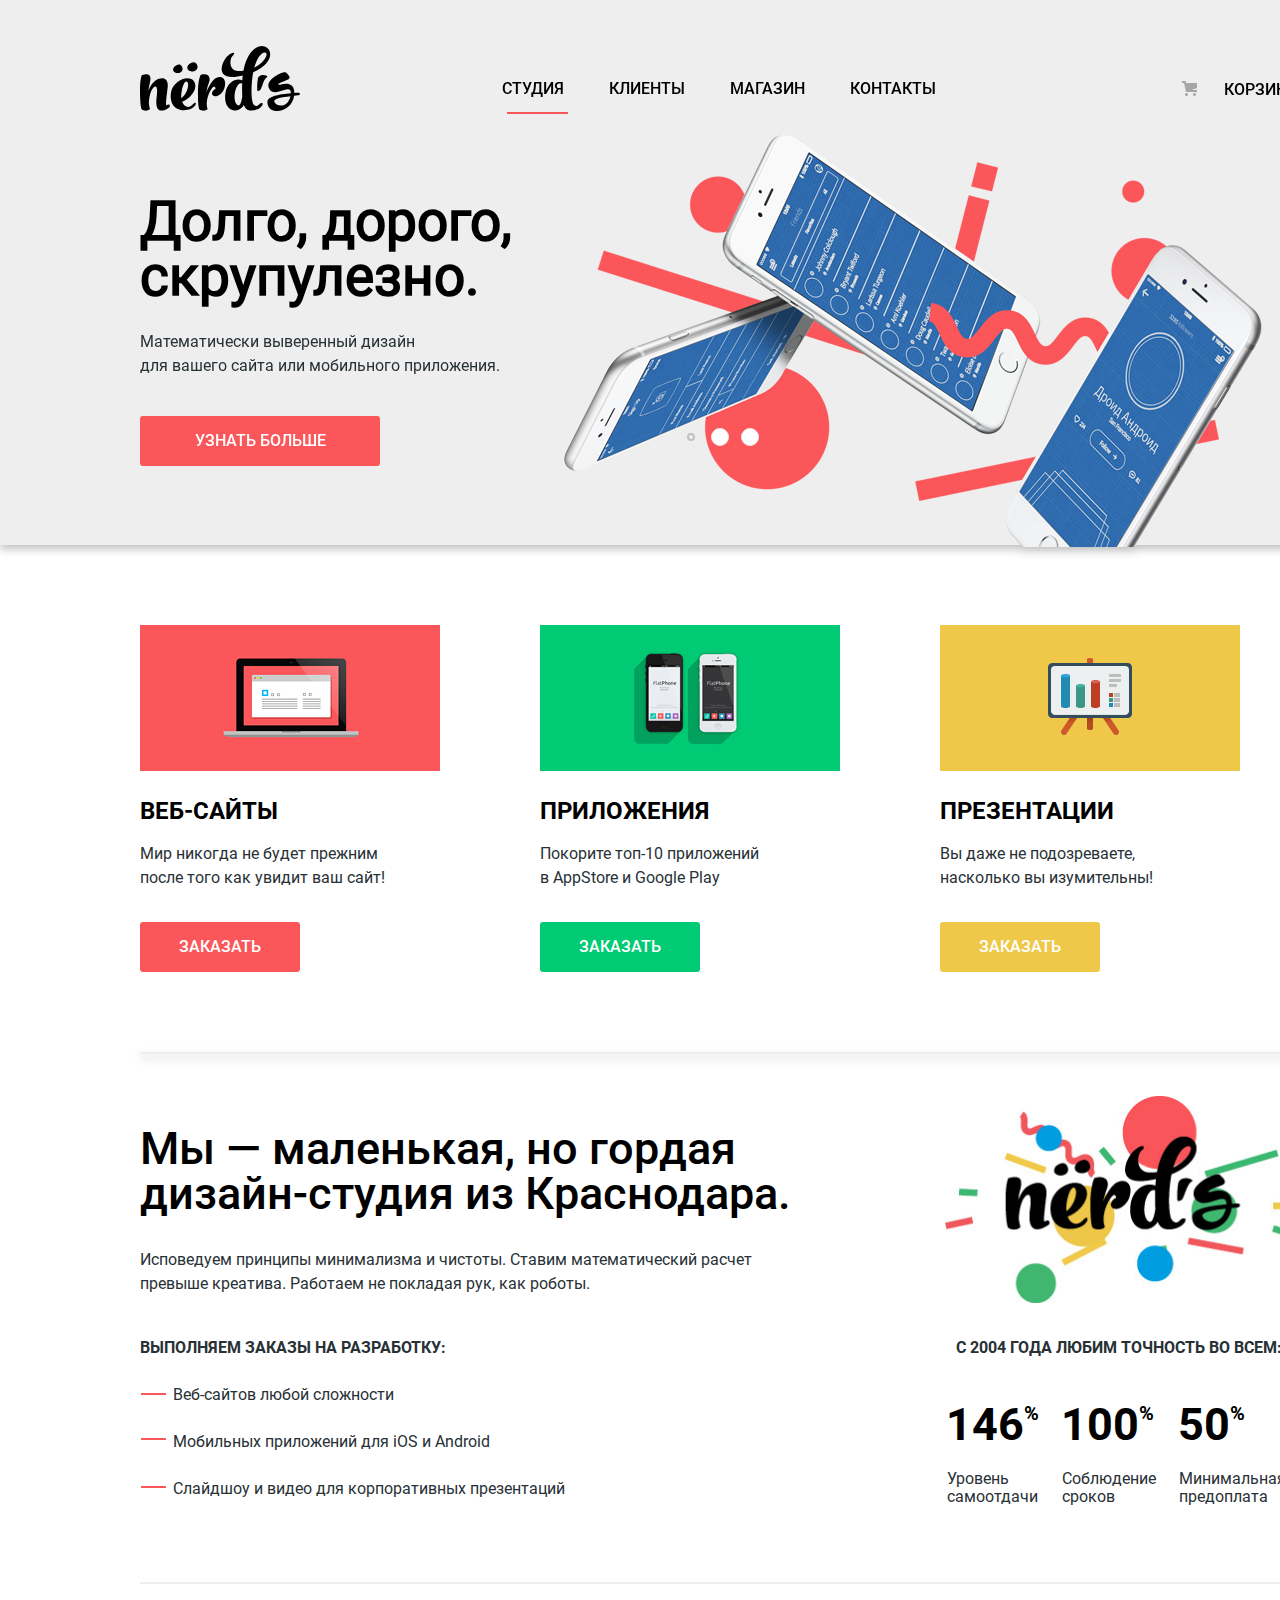
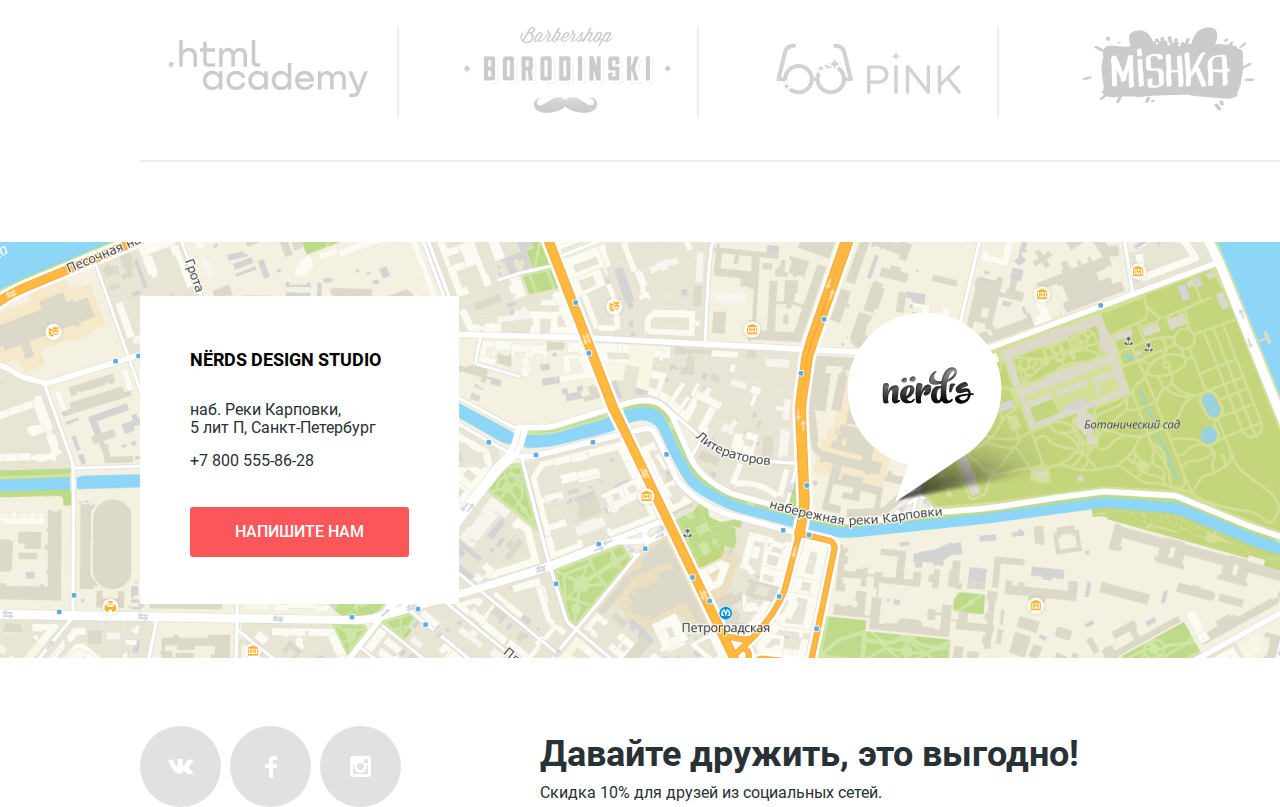
<file: index.html>
<!DOCTYPE html>
<html lang="ru">
  <head>
    <meta charset="utf-8">
    <title>HTML Academy: Нёрдс</title>
    <link rel="stylesheet" href="/normalize.css">
    <link rel="stylesheet" href="/css/style.min.css">
    <link rel="icon" href="/favicons/Vector.svg">
  </head>
  <body class="body page">
    <h1 class="hidden">Студия дизайна Веб-сайтов Нердс</h1>
    <header class="header main-header centering">         
      <nav class="header-nav centering">
        <h2 class="hidden">Навигация</h2>
        <div class="nav-logo">    
         <a  href="index.html">
          <svg width="160" height="66" aria-hidden="true" focusable="false" viewBox="0 0 160 66" fill="none" xmlns="http://www.w3.org/2000/svg">
            <path fill-rule="evenodd" clip-rule="evenodd" d="M48.031 24.783C51.682 28.757 59.647 25.158 57.062 19.861C55.336 16.305 52.75 17.13 50.904 18.041C47.208 19.82 46.509 23.088 48.031 24.783ZM42.105 22.002C44.481 26.868 37.168 30.173 33.813 26.523C32.415 24.968 33.058 21.963 36.449 20.33C38.146 19.494 40.522 18.734 42.105 22.002ZM157.936 50.374C156.715 50.5332 155.442 50.6425 154.221 50.7474L154.179 50.751V50.807C151.764 68.171 127.991 71.038 127.4 57.406C127.131 51.239 138.993 49.456 150.798 48.318C151.007 42.9112 147.233 44.1234 142.648 45.5959C137.829 47.1437 132.115 48.979 129.19 43.717C124.171 34.692 143.822 25.779 145.918 27.615C152.271 33.1766 149.4 34.2063 144.727 35.8824L144.539 35.95C135.049 39.36 138.748 40.057 140.028 39.676C147.597 37.423 154.394 38.636 154.34 47.993C154.955 47.9419 155.557 47.9025 156.154 47.8634L156.154 47.8634C156.807 47.8207 157.452 47.7784 158.097 47.722C160.403 47.507 160.564 50.157 157.936 50.374ZM150.422 51.13C141.298 52.158 133.409 53.566 134.269 56.485C135.985 62.058 147.846 63.303 150.422 51.13ZM117.79 34.23C116.975 39.88 116.996 45.881 117.678 45.918C118.012 45.937 119.982 45.572 120.617 44.411C121.226 43.2934 121.794 41.7543 122.388 40.141L122.388 40.1409L122.388 40.1409L122.388 40.1408L122.388 40.1407L122.388 40.1406L122.388 40.1405C123.586 36.8907 124.895 33.3397 126.883 32.324C129.725 30.873 118.795 27.279 117.79 34.23ZM28.883 62.666C20.964 68.004 14.664 66.825 16.671 51.818C18.121 40.914 15.723 40.297 13.549 42.376C10.704 45.073 8.921 52.099 8.865 58.788C9.12323 60.3951 9.45828 61.9889 9.869 63.564C10.203 65.194 4.962 66.879 1.895 64.575C0.837 63.79 0 55.865 0 45.131C0 36.307 1.171 30.236 2.23 29.956C10.259 27.765 11.542 31.304 9.813 37.937C9.12537 40.5343 8.65871 43.1851 8.418 45.861C10.091 41.197 12.489 37.376 15.221 35.688C22.637 31.024 28.826 33.215 27.655 42.489C25.648 59.069 25.481 61.316 27.265 60.024C29.496 58.45 30.945 61.262 28.883 62.666ZM41.766 65.142C47.176 65.761 52.807 64.074 54.982 60.59C56.821 57.667 55.316 56.655 53.197 59.015C48.737 64.131 44.109 61.826 42.158 56.655L42.66 56.487C52.082 52.721 57.992 42.493 54.257 36.704C49.126 28.723 33.069 35.86 31.061 47.045C29.221 57.386 34.016 64.299 41.766 65.142ZM41.377 53.172C47.232 49.013 49.183 39.852 47.566 37.267C45.838 34.57 42.492 38.784 41.321 49.013C41.21 50.474 41.21 51.878 41.377 53.172ZM77.125 51.051C79.188 50.376 81.494 48.499 83.091 45.992C83.538 45.289 83.914 44.657 84.43 43.012C84.3675 43.2111 84.3915 43.1204 84.4509 42.8953C84.5588 42.4863 84.7839 41.6335 84.82 41.271C84.82 41.215 84.876 40.932 84.932 40.822C86.157 33.965 81.921 30.086 76.065 33.009C72.776 34.638 68.706 40.822 66.253 47.51C66.866 43.912 67.925 40.484 69.096 37.111C71.103 31.154 67.368 28.119 60.956 29.862C59.896 30.143 57.945 37.955 57.945 46.779C57.945 57.513 58.503 63.695 59.562 64.483C62.628 66.843 68.092 65.101 67.535 63.527C67.3189 62.9291 67.1554 62.3284 66.9926 61.7303L66.977 61.673C66.977 61.504 66.977 61.335 66.922 61.167C65.861 54.196 69.933 44.532 73.278 41.946C74.17 41.215 75.396 41.721 75.564 43.632C72.832 44.981 71.94 47.342 71.94 48.353C71.94 51.107 74.727 51.781 77.125 51.051Z" fill="black"/>
            <path fill-rule="evenodd" clip-rule="evenodd" d="M113.207 27.161C112.726 29.6539 112.354 32.1666 112.092 34.692C111.033 44.752 111.48 53.688 112.705 57.678C113.431 59.815 116.162 62.624 118.783 59.701C121.626 56.498 124.75 58.352 120.957 62.117C118.617 64.422 114.268 65.995 109.918 65.545C106.795 65.152 104.9 63.13 103.784 60.04C103.34 60.938 102.837 61.725 102.224 62.342C100.105 64.535 97.539 65.772 94.25 65.434C87.613 64.704 83.712 57.511 85.551 47.281C87.503 36.49 96.87 32.556 102.279 35.424C102.391 34.075 102.502 32.725 102.614 31.32C102.642 31.1795 102.655 31.039 102.669 30.8985C102.683 30.758 102.697 30.6175 102.724 30.477C101.079 30.8387 99.424 31.1575 97.762 31.433C73.787 35.423 82.04 15.864 87.894 10.75C94.53 5.017 95.254 8.895 93.191 10.188C89.511 12.548 87.894 26.093 98.432 26.093C100.161 26.093 101.778 25.981 103.394 25.812C106.685 7.49 116.665 -1.391 124.75 1.532C133.726 4.792 132.779 19.067 113.207 27.161ZM102.279 51.554C102.055 48.012 102.055 44.022 102.112 39.918C102.112 39.6576 102.127 39.3974 102.141 39.1449C102.155 38.9068 102.168 38.6754 102.168 38.457C98.822 36.939 95.533 42.11 94.695 49.249C93.749 57.622 97.483 62.062 99.603 60.04C101.22 58.409 102.056 53.237 102.279 51.554ZM126.365 8.389C124.581 5.747 118.058 8.951 114.267 22.721C123.802 18.167 127.593 10.299 126.365 8.389Z" fill="black"/>
            </svg>
         </a>
        </div>               
        <ul class="nav-list">
          <li class="nav-item" ><a class="current" href="index.html" >Студия</a></li>
          <li class="nav-item" ><a href="blank.html" >Клиенты</a></li>    
          <li class="nav-item"><a href="catalog.html" >Магазин</a></li>
          <li class="nav-item" ><a href="blank.html" >Контакты</a></li>           
         </ul>
         <div class="nav-basket"><a class="nav-basket-link" href="blank.html">Корзина</a></div>              
    </nav>     
     <div class="wrapslider">
     <ul class="mainslider">
      <li class="mainslider-item slider-1  " >
       <div class="textwrap"><h2>Долго, дорого,<br>скрупулезно.</h2>
        <p> Математически выверенный дизайн<br>для вашего сайта или мобильного приложения.</p>      
         <div class="button sliderbut"><a>УЗНАТЬ БОЛЬШЕ</a></div>
       </div>    
       <div class="slider ">
          <img src="/img/nerds-index-slide1.png" width="760" height="431" alt=" мобильные телефоны">                        
       </div>        
      </li>
      <li class="mainslider-item slider-2  ">
        <div class="textwrap"><h2>Любим математику<br>как никто другой</h2>
        <p>Никакого креатива, только математические формулы<br>для расчета идеальных пропорций</p>
        <div class="button sliderbut"><a>УЗНАТЬ БОЛЬШЕ</a></div>
        </div>        
        <div class="slider">
            <img src="/img/nerds-index-slide2.png" width="760" height="431" alt=" планшеты">           
        </div>              
      </li>
      <li class="mainslider-item slider-3 ">
        <div class="textwrap"><h2>Только ночь,<br>только хардкор</h2>
        <p>Работать днем, как все? Мы против этого.<br>Ближе к полуночи работа только начинается.</p>
        <div class="button sliderbut"><a>УЗНАТЬ БОЛЬШЕ</a></div>
        </div>     
        <div class="slider">
          <img src="/img/nerds-index-slide3.png" width="760" height="431" alt=" планшет и телефон">               
       </div > 
      </li>
    </ul>       
        <button class="switch switch-1 " type="button"></button>
        <button class="switch switch-2" type="button"></button>
        <button class="switch switch-3" type="button"></button>              
     </div>    
    </header>
    <main class="main centering">        
      <section class="services"> 
        <h2 class="hidden">Сервисы студии Нердс</h2>    
        <ul class="service-list">
          <li class="service-item">
            <h2>Веб-сайты</h2>
            <p>Мир никогда не будет прежним<br> после того как увидит ваш сайт!</p>
            <button class="button servicebut red-but" type="button" aria-label="заказать проект вебсайта"><span>Заказать</span></button>
            <img src="/img/illustration-1.jpg" width="300" height="146" alt="иллюстрация монитора">
          </li>
          <li class="service-item">
           <h2>Приложения</h2>
           <p>Покорите топ-10 приложений<br>в AppStore и Google Play</p>
           <button class="button servicebut green-but" type="button" aria-label="заказать приложение"><span>Заказать</span></button>
           <img src="/img/illustration-2.jpg" width="300" height="146" alt="иллюстрация сотового телефона">
          </li>
          <li class="service-item">
           <h2>Презентации</h2>
           <p>Вы даже не подозреваете,<br>насколько вы изумительны!</p>
           <button class="button servicebut yellow-but" type="button" aria-label="заказать презентацию"><span>Заказать</span></button>
           <img src="/img/illustration-3.jpg" width="300" height="146" alt="иллюстрация сотового телефона">
          </li>
        </ul>
      </section>
      <svg class="restangle" width="1158" height="2"></svg>
      <section class="aboutcompany">
        <h2 class="hidden">О компании</h2>
       <div class="layout-aboutcompany abouttext ">
        <h2>Мы — маленькая, но гордая<br>дизайн-студия из Краснодара.</h2>
        <p>Исповедуем принципы минимализма и чистоты. Ставим математический расчет<br>превыше креатива. Работаем не покладая рук, как роботы.</p>        
        <h3>Выполняем заказы на разработку:</h3>
        <ul class="about-list">
          <li class="about-item1">Веб-сайтов любой сложности</li>
          <li class="about-item2">Мобильных приложений для iOS и Android</li>
          <li class="about-item3">Слайдшоу и видео для корпоративных презентаций</li>
        </ul>
       </div>
       <div class="layout-aboutcompany aboutimg">
        <img src="/img/nerds-logo.jpg" width="360" height="208" alt="логотип нердс">
         <h3>с 2004 года Любим точность во всем:</h3>
         <table class="aboutcompany-table">
          <tr>
          <th>146<span>%</span></th>
          <th>100<span>%</span></th>
          <th>50<span>%</span></th>
          </tr>
          <tr>
          <td>Уровень<br>самоотдачи</td>
          <td>Соблюдение<br>сроков</td>
          <td>Минимальная<br>предоплата</td>
          </tr>
         </table>
        </div>
      </section>
      <section class="partners">
        <h2 class="hidden">Список логотипов партнеров</h2>
        <ul class="partners-list">
        <li class="partners-item partners-html">
          <a href="https://htmlacademy.ru/intensive/htmlcss" aria-label="логотип HTML академии"><svg width="199" height="57" viewBox="0 0 199 57" fill="#000000" xmlns="http://www.w3.org/2000/svg">
          <g opacity="0.2">
          <path d="M0 22.2284V26.6741H4.25322V22.2284H0Z" fill="black"/>
          <path d="M20.1536 7.81699C17.4538 7.81699 15.2717 9.03953 13.9033 10.8178H13.7553V0H10.2418V26.674H13.7553V17.5234C13.7553 13.8557 16.0484 11.2253 19.414 11.2253C22.5946 11.2253 24.4438 13.5964 24.4438 16.7824V26.674H27.9574V16.1526C27.9574 11.0771 24.8137 7.81699 20.1536 7.81699Z" fill="black"/>
          <path d="M46.0591 8.3357H37.7377V1.85242H34.2242V8.3357H30.8956V11.744H34.2242V22.0802C34.2242 25.044 35.8885 26.6741 38.8843 26.6741H46.0591V23.2287H39.587C38.4034 23.2287 37.7377 22.5619 37.7377 21.4134V11.744H46.0591V8.3357Z" fill="black"/>
          <path d="M71.1582 7.854C68.3471 7.854 66.2023 9.22475 65.0188 11.4106H64.9078C63.8352 9.26182 61.8381 7.854 59.1013 7.854C56.6604 7.854 54.811 9.15065 53.7016 10.966H53.5535V8.33563H50.1881V26.674H53.7016V17.264C53.7016 13.8186 55.5135 11.2994 58.2507 11.2253C60.8394 11.1512 62.3558 13.0036 62.3558 15.7821V26.674H65.8694V16.9676C65.8694 12.8554 68.3104 11.2253 70.4185 11.2253C72.9704 11.2253 74.4869 13.0036 74.4869 15.7821V26.674H78.0001V15.4117C78.0001 10.966 75.4853 7.854 71.1582 7.854Z" fill="black"/>
          <path d="M82.7619 21.932C82.7619 24.9328 84.4632 26.674 87.6067 26.674H91.0832V23.2657H88.1245C86.9409 23.2657 86.2751 22.5988 86.2751 21.4504V0H82.7619V21.932Z" fill="black"/>
          <path d="M50.0178 34.0079H49.8697C48.4988 32.1664 46.2761 30.8774 43.3119 30.8406C37.8653 30.7669 33.975 34.7813 33.975 40.4531C33.975 46.1617 37.9394 50.1763 43.2748 50.1026C46.3128 50.0656 48.4988 48.703 49.8697 46.7509H50.0178V49.5867H53.501V31.3562H50.0178V34.0079ZM43.7934 46.7143C39.9402 46.7143 37.4948 43.915 37.4948 40.4531C37.4948 36.9911 39.9402 34.1921 43.7934 34.1921C47.5356 34.1921 49.9811 36.9911 49.9811 40.4531C49.9811 43.8784 47.5356 46.7143 43.7934 46.7143Z" fill="black"/>
          <path d="M76.5015 37.9855C75.6492 33.8606 71.9813 30.8406 67.1648 30.8406C61.3479 30.8406 57.4576 35.076 57.4576 40.4531C57.4576 45.8301 61.3479 50.1026 67.1648 50.1026C71.9813 50.1026 75.6492 47.0088 76.5015 42.847H72.8336C72.0926 45.1673 69.9066 46.7509 67.2019 46.7509C63.4226 46.7509 60.977 43.915 60.977 40.4531C60.977 36.9911 63.4226 34.1921 67.2019 34.1921C70.0175 34.1921 72.0926 35.8494 72.8336 37.9855H76.5015Z" fill="black"/>
          <path d="M95.3185 34.0079H95.1704C93.7995 32.1664 91.5763 30.8774 88.6121 30.8406C83.1657 30.7669 79.2754 34.7813 79.2754 40.4531C79.2754 46.1617 83.24 50.1763 88.575 50.1026C91.6134 50.0656 93.7995 48.703 95.1704 46.7509H95.3185V49.5867H98.8012V31.3562H95.3185V34.0079ZM89.094 46.7143C85.2404 46.7143 82.7953 43.915 82.7953 40.4531C82.7953 36.9911 85.2404 34.1921 89.094 34.1921C92.8362 34.1921 95.2814 36.9911 95.2814 40.4531C95.2814 43.8784 92.8362 46.7143 89.094 46.7143Z" fill="black"/>
          <path d="M118.801 34.192H118.653C117.282 32.24 114.984 30.8773 112.057 30.8405C106.722 30.7668 102.758 34.7813 102.758 40.4899C102.758 46.1617 106.648 50.1762 112.095 50.1026C114.984 50.0655 117.282 48.7766 118.616 46.9351H118.801V49.5866H122.284V23.0695H118.801V34.192ZM112.576 46.7508C108.723 46.7508 106.278 43.952 106.278 40.4899C106.278 37.0279 108.723 34.2288 112.576 34.2288C116.319 34.2288 118.764 37.0647 118.764 40.4899C118.764 43.952 116.319 46.7508 112.576 46.7508Z" fill="black"/>
          <path d="M135.544 30.8406C129.913 30.8406 126.059 35.1496 126.059 40.4899C126.059 45.6828 129.69 50.1026 135.618 50.1026C139.916 50.1026 143.362 47.7823 144.585 43.915H140.917C140.102 45.6462 138.138 46.7509 135.767 46.7509C132.432 46.7509 130.061 44.5412 129.801 41.7053H144.955C145.437 35.6284 141.621 30.8406 135.544 30.8406ZM135.47 34.1921C138.397 34.1921 140.583 35.9967 141.139 38.6116H129.876C130.394 36.0335 132.58 34.1921 135.47 34.1921Z" fill="black"/>
          <path d="M169.926 30.8773C167.11 30.8773 164.961 32.24 163.776 34.4129H163.664C162.59 32.2768 160.589 30.8773 157.847 30.8773C155.402 30.8773 153.55 32.1664 152.438 33.971H152.29V31.3561H148.918V49.5866H152.438V40.232C152.438 36.8069 154.254 34.3025 156.996 34.2288C159.589 34.1552 161.108 35.9966 161.108 38.7588V49.5866H164.628V39.9374C164.628 35.8493 167.073 34.2288 169.185 34.2288C171.742 34.2288 173.261 35.9966 173.261 38.7588V49.5866H176.78V38.3905C176.78 33.971 174.261 30.8773 169.926 30.8773Z" fill="black"/>
          <path d="M189.381 46.6771L183.083 31.3561H179.192L187.566 51.3179L187.529 51.3915C186.936 52.9014 186.269 53.4539 184.639 53.4539H180.304V56.9525H184.639C187.825 56.9525 189.529 55.5163 190.715 52.4225L198.792 31.3561H195.198L189.381 46.6771Z" fill="black"/>
          </g>
          </svg></a></li>
        <li class="partners-item partners-borodinsky">
          <a aria-label="логотип барбершоп Бородинский"><img src="/img/logo-2.png" width="209" height="90" alt="logo Barbershop"></a></li>
        <li class="partners-item partners-pink">
          <a aria-label="логотип пинк"><svg width="185" height="52" viewBox="0 0 185 52" fill="none" xmlns="http://www.w3.org/2000/svg" xmlns:xlink="http://www.w3.org/1999/xlink">
          <rect opacity="0.2" width="185" height="52" fill="url(#pattern0)"/>
          <defs>
          <pattern id="pattern0" patternContentUnits="objectBoundingBox" width="1" height="1">
          <use xlink:href="#image0_27973_2" transform="scale(0.00540541 0.0192308)"/>
          </pattern>
          <image id="image0_27973_2" width="185" height="52" xlink:href="[data-uri]"/>
          </defs>
          </svg></a></li>
        <li class="partners-item partners-mishka">
          <a aria-label="логотип магазина вязанных изделий Мишка"><img src="/img/logo-4.png" width="173" height="84" alt="logo Mishka">
          </a></li>
       </ul>
      </section>
    </main>  
    <footer class="footer centering">
      <section class="footer-map">
        <iframe src="https://www.google.com/maps/embed?pb=!1m16!1m12!1m3!1d7987.406294465836!2d30.317678110127243!3d59.967785523834664!2m3!1f0!2f0!3f0!3m2!1i1024!2i768!4f13.1!2m1![base64]!5e0!3m2!1sru!2sby!4v1661687864293!5m2!1sru!2sby" width="1440" height="416" style="border:0;" allowfullscreen="" loading="lazy" referrerpolicy="no-referrer-when-downgrade"></iframe>  
      <div class="footer-contact">
        <h2 class="hidden">Контактная информация</h2>
        <h3>NЁRDS DESIGN STUDIO</h3>
        <p>наб. Реки Карповки,<br>5 лит П, Санкт-Петербург<br>
          <a href="tel:+78005558628">+7 800 555-86-28</a>
        </p>
        <button class="button footerbut" type="button">Напишите нам</button>
      </div>
      <div class="map-marker"></div>
      </section>    
      <div class="footer-nav ">        
       <section class="social-list">
        <h3 class="hidden">Ссылки на социальные сети</h3>   
         <ul class="social-buttons" >          
          <li class="social-button">
            <a href="#"><div><img src="/img/vk-icon.png" width="26" height="15" alt="vk-icon"></div></a>
          </li>
          <li class="social-button">
            <a href="#"><div><img src="/img/fb-icon.png" width="12" height="22" alt="Fb-icon"></div></a>
           </li>
           <li class="social-button">
            <a href="#"><div><img src="/img/insta-icon.png" width="21" height="21" alt="insta-icon"></div></a>
           </li>
        </ul>        
       </section>
      <section class="social-text">
        <h3>Давайте дружить, это выгодно!</h3>
        <p>Скидка 10% для друзей из социальных сетей.</p>
      </section>      
      </div> 
    </footer>
      <section class="popup hidden">
       <h2>Напишите нам</h2>
       <form class="popup-form" action="https://echo.htmlacademy.ru" method="post">
        <p class="popup-name">
          <label class="label" for="name">Ваше имя:</label> 
        <input class="username" id="name" type="text" name="username" placeholder="Имя Фамилия" >
        </p>
        <p class="popup-mail">
        <label class="label" for="mail">Ваш email:</label>
        <input class="usermail" id="mail" type="email" name="usermail" placeholder="email@example.com" >
        </p>
        <p class="popup-letter" >
         <label class="label" for="letter">Текст письма:</label>
        <textarea class="textarea" name="textarea"  id="letter" rows="3" cols="50" placeholder="В свободной форме"></textarea>
        </p>
        <button class="button popupbut" type="submit">Отправить</button>
       </form>
       <button class="close-popup" type="button" aria-label="закрыть"></button>
      </section> 
      <script src="/js/popup.js"></script> 
      <script src="/js/slider.js"></script> 
  </body>  
</html>
</file>
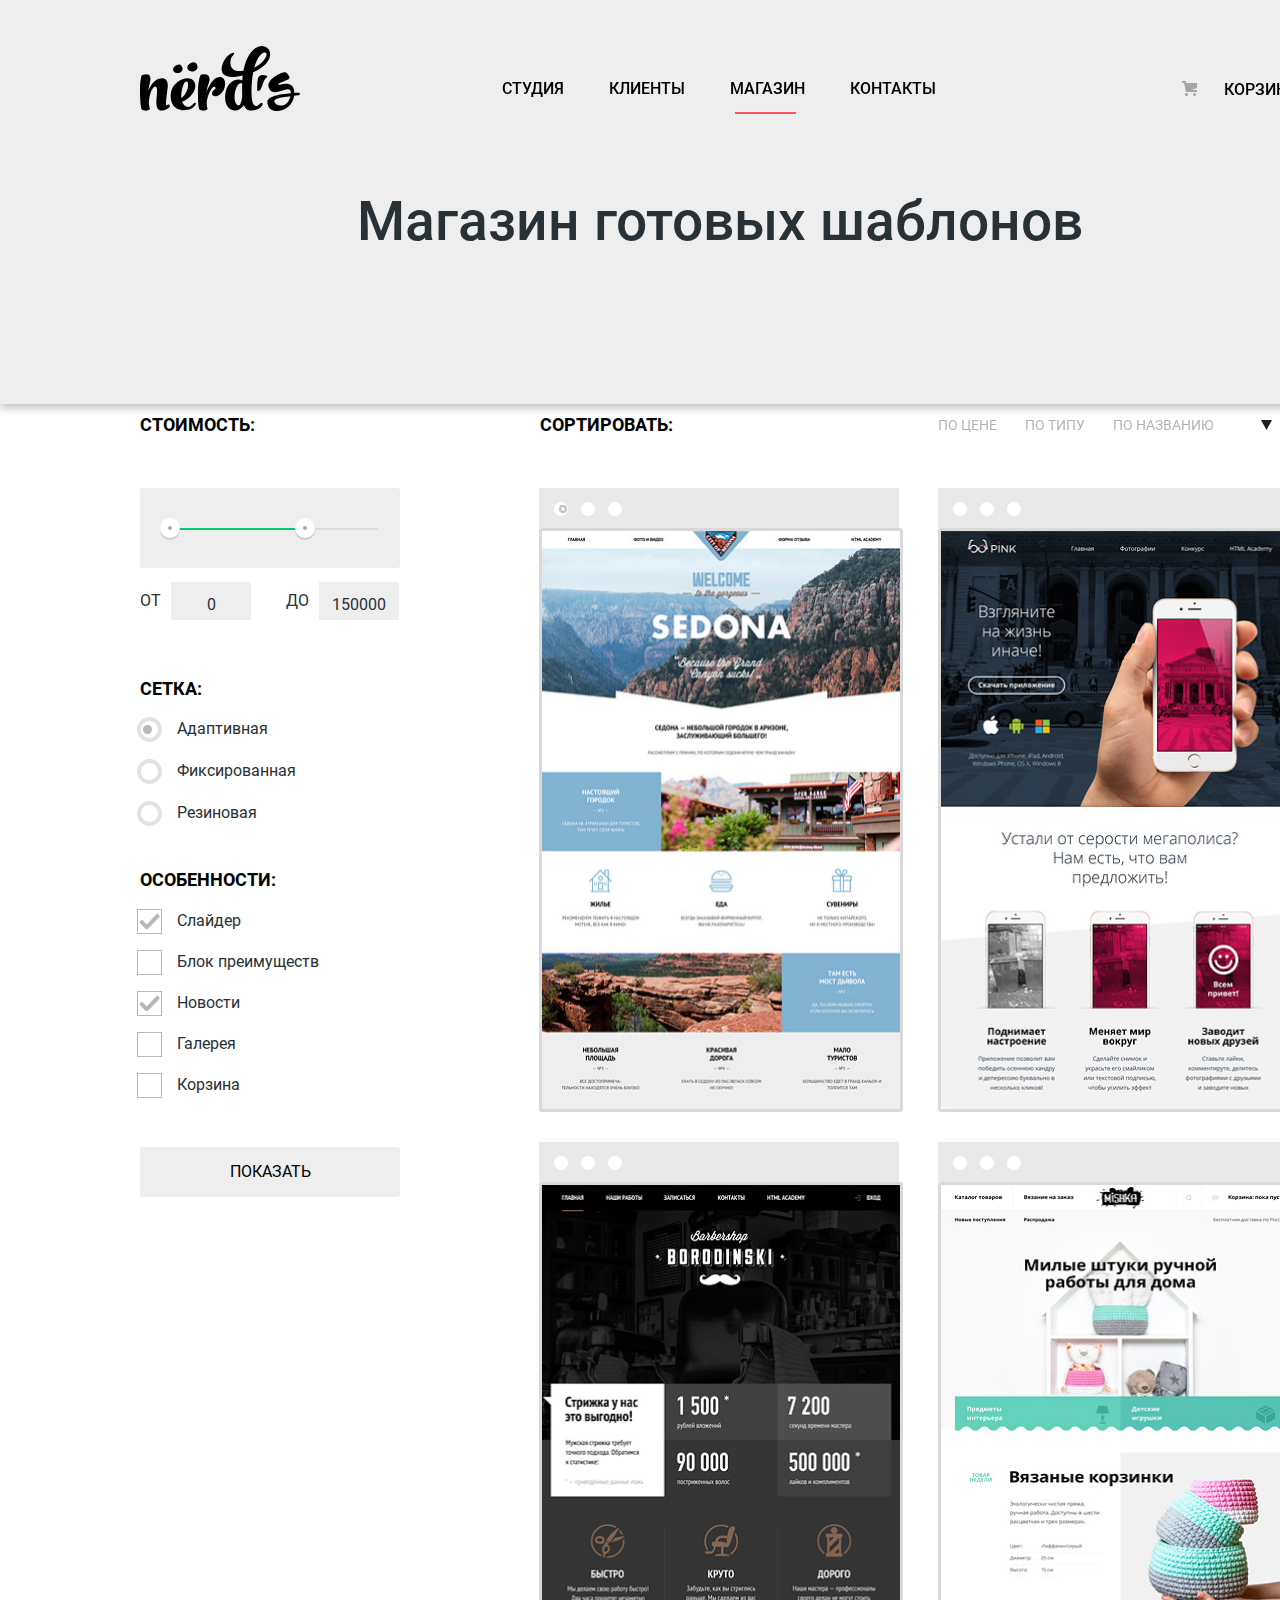
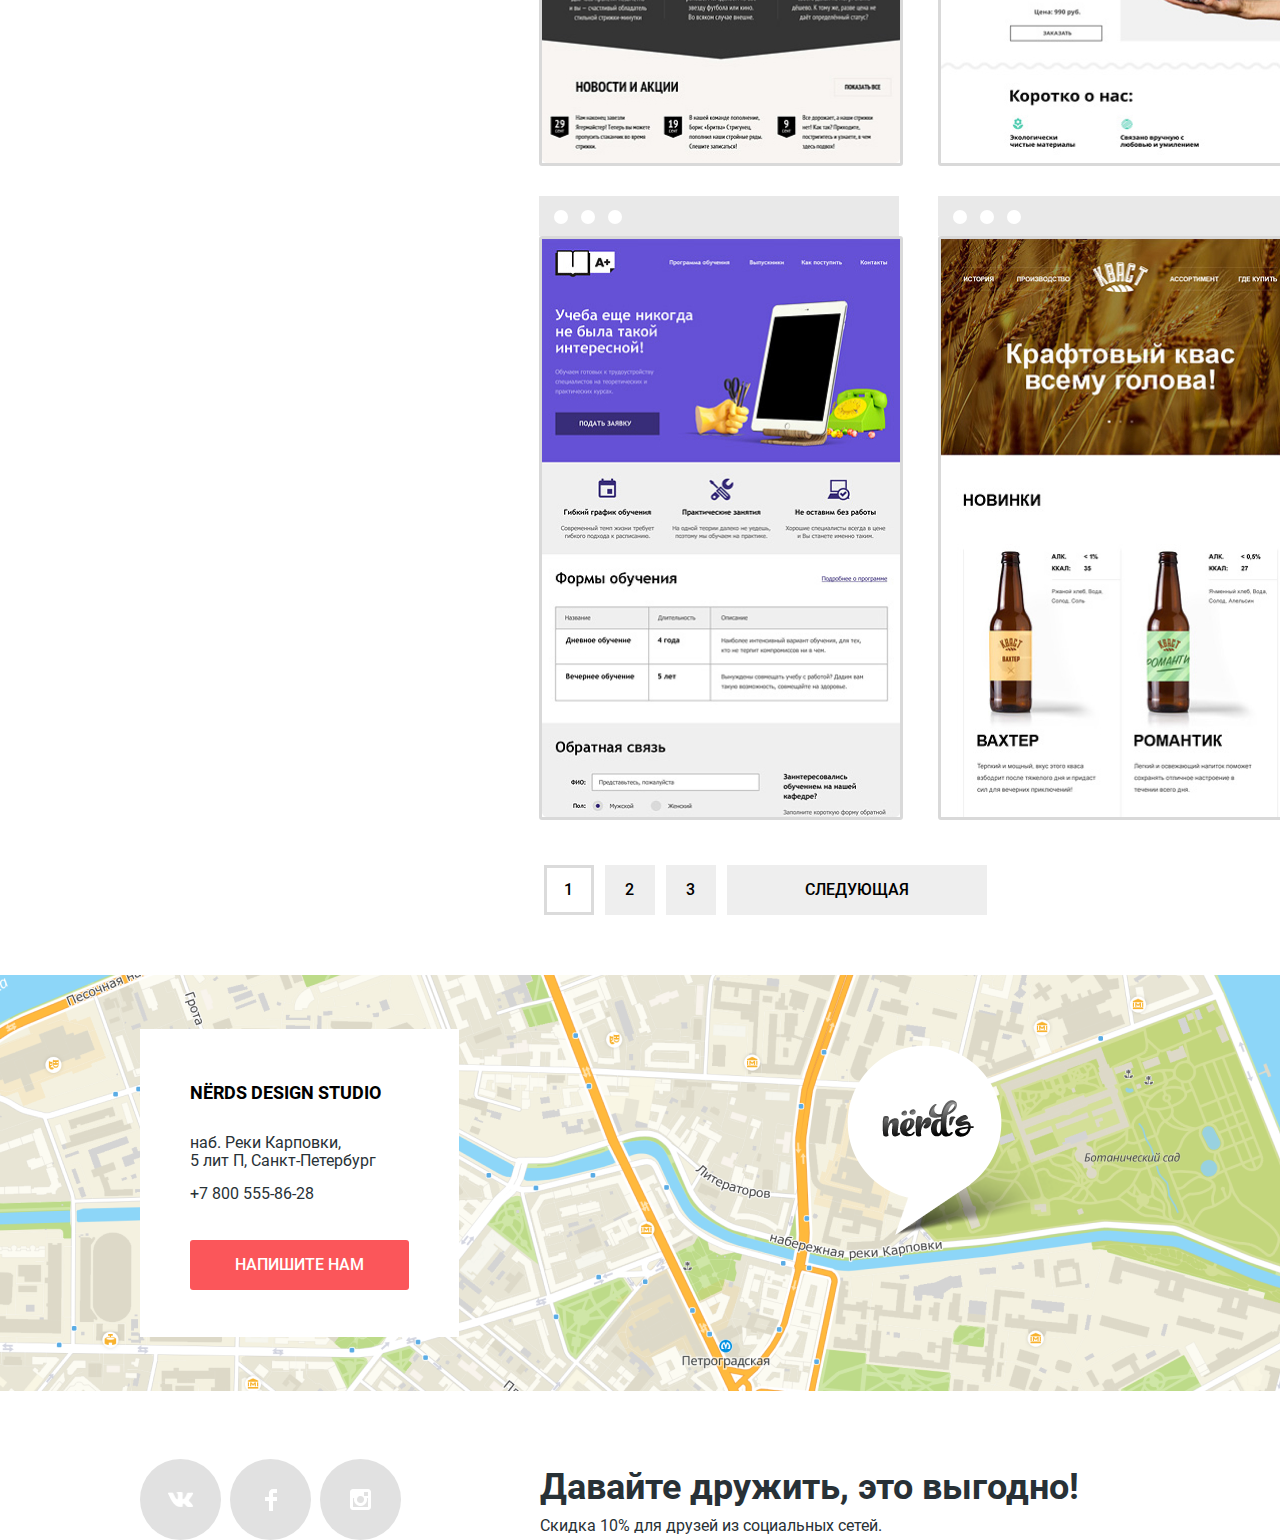
<file: catalog.html>
<!DOCTYPE html>
<html lang="ru">
  <head>
    <meta charset="utf-8">
    <title>HTML Academy: Нёрдс</title>
    <link rel="stylesheet" href="/normalize.css">
    <link rel="stylesheet" href="/css/style.min.css">
    <link rel="icon" href="/favicons/Vector.svg">
  </head>
  <body class="body inner-page">
    <header class="header inner-header centering">    
     <h1 class="centering" >Магазин готовых шаблонов</h1>
     <nav class="header-nav centering">
      <h2 class="hidden">Навигация</h2>
      <div class="nav-logo">    
       <a  href="index.html">
        <svg width="160" height="66" aria-hidden="true" focusable="false" viewBox="0 0 160 66" fill="none" xmlns="http://www.w3.org/2000/svg">
          <path fill-rule="evenodd" clip-rule="evenodd" d="M48.031 24.783C51.682 28.757 59.647 25.158 57.062 19.861C55.336 16.305 52.75 17.13 50.904 18.041C47.208 19.82 46.509 23.088 48.031 24.783ZM42.105 22.002C44.481 26.868 37.168 30.173 33.813 26.523C32.415 24.968 33.058 21.963 36.449 20.33C38.146 19.494 40.522 18.734 42.105 22.002ZM157.936 50.374C156.715 50.5332 155.442 50.6425 154.221 50.7474L154.179 50.751V50.807C151.764 68.171 127.991 71.038 127.4 57.406C127.131 51.239 138.993 49.456 150.798 48.318C151.007 42.9112 147.233 44.1234 142.648 45.5959C137.829 47.1437 132.115 48.979 129.19 43.717C124.171 34.692 143.822 25.779 145.918 27.615C152.271 33.1766 149.4 34.2063 144.727 35.8824L144.539 35.95C135.049 39.36 138.748 40.057 140.028 39.676C147.597 37.423 154.394 38.636 154.34 47.993C154.955 47.9419 155.557 47.9025 156.154 47.8634L156.154 47.8634C156.807 47.8207 157.452 47.7784 158.097 47.722C160.403 47.507 160.564 50.157 157.936 50.374ZM150.422 51.13C141.298 52.158 133.409 53.566 134.269 56.485C135.985 62.058 147.846 63.303 150.422 51.13ZM117.79 34.23C116.975 39.88 116.996 45.881 117.678 45.918C118.012 45.937 119.982 45.572 120.617 44.411C121.226 43.2934 121.794 41.7543 122.388 40.141L122.388 40.1409L122.388 40.1409L122.388 40.1408L122.388 40.1407L122.388 40.1406L122.388 40.1405C123.586 36.8907 124.895 33.3397 126.883 32.324C129.725 30.873 118.795 27.279 117.79 34.23ZM28.883 62.666C20.964 68.004 14.664 66.825 16.671 51.818C18.121 40.914 15.723 40.297 13.549 42.376C10.704 45.073 8.921 52.099 8.865 58.788C9.12323 60.3951 9.45828 61.9889 9.869 63.564C10.203 65.194 4.962 66.879 1.895 64.575C0.837 63.79 0 55.865 0 45.131C0 36.307 1.171 30.236 2.23 29.956C10.259 27.765 11.542 31.304 9.813 37.937C9.12537 40.5343 8.65871 43.1851 8.418 45.861C10.091 41.197 12.489 37.376 15.221 35.688C22.637 31.024 28.826 33.215 27.655 42.489C25.648 59.069 25.481 61.316 27.265 60.024C29.496 58.45 30.945 61.262 28.883 62.666ZM41.766 65.142C47.176 65.761 52.807 64.074 54.982 60.59C56.821 57.667 55.316 56.655 53.197 59.015C48.737 64.131 44.109 61.826 42.158 56.655L42.66 56.487C52.082 52.721 57.992 42.493 54.257 36.704C49.126 28.723 33.069 35.86 31.061 47.045C29.221 57.386 34.016 64.299 41.766 65.142ZM41.377 53.172C47.232 49.013 49.183 39.852 47.566 37.267C45.838 34.57 42.492 38.784 41.321 49.013C41.21 50.474 41.21 51.878 41.377 53.172ZM77.125 51.051C79.188 50.376 81.494 48.499 83.091 45.992C83.538 45.289 83.914 44.657 84.43 43.012C84.3675 43.2111 84.3915 43.1204 84.4509 42.8953C84.5588 42.4863 84.7839 41.6335 84.82 41.271C84.82 41.215 84.876 40.932 84.932 40.822C86.157 33.965 81.921 30.086 76.065 33.009C72.776 34.638 68.706 40.822 66.253 47.51C66.866 43.912 67.925 40.484 69.096 37.111C71.103 31.154 67.368 28.119 60.956 29.862C59.896 30.143 57.945 37.955 57.945 46.779C57.945 57.513 58.503 63.695 59.562 64.483C62.628 66.843 68.092 65.101 67.535 63.527C67.3189 62.9291 67.1554 62.3284 66.9926 61.7303L66.977 61.673C66.977 61.504 66.977 61.335 66.922 61.167C65.861 54.196 69.933 44.532 73.278 41.946C74.17 41.215 75.396 41.721 75.564 43.632C72.832 44.981 71.94 47.342 71.94 48.353C71.94 51.107 74.727 51.781 77.125 51.051Z" fill="black"/>
          <path fill-rule="evenodd" clip-rule="evenodd" d="M113.207 27.161C112.726 29.6539 112.354 32.1666 112.092 34.692C111.033 44.752 111.48 53.688 112.705 57.678C113.431 59.815 116.162 62.624 118.783 59.701C121.626 56.498 124.75 58.352 120.957 62.117C118.617 64.422 114.268 65.995 109.918 65.545C106.795 65.152 104.9 63.13 103.784 60.04C103.34 60.938 102.837 61.725 102.224 62.342C100.105 64.535 97.539 65.772 94.25 65.434C87.613 64.704 83.712 57.511 85.551 47.281C87.503 36.49 96.87 32.556 102.279 35.424C102.391 34.075 102.502 32.725 102.614 31.32C102.642 31.1795 102.655 31.039 102.669 30.8985C102.683 30.758 102.697 30.6175 102.724 30.477C101.079 30.8387 99.424 31.1575 97.762 31.433C73.787 35.423 82.04 15.864 87.894 10.75C94.53 5.017 95.254 8.895 93.191 10.188C89.511 12.548 87.894 26.093 98.432 26.093C100.161 26.093 101.778 25.981 103.394 25.812C106.685 7.49 116.665 -1.391 124.75 1.532C133.726 4.792 132.779 19.067 113.207 27.161ZM102.279 51.554C102.055 48.012 102.055 44.022 102.112 39.918C102.112 39.6576 102.127 39.3974 102.141 39.1449C102.155 38.9068 102.168 38.6754 102.168 38.457C98.822 36.939 95.533 42.11 94.695 49.249C93.749 57.622 97.483 62.062 99.603 60.04C101.22 58.409 102.056 53.237 102.279 51.554ZM126.365 8.389C124.581 5.747 118.058 8.951 114.267 22.721C123.802 18.167 127.593 10.299 126.365 8.389Z" fill="black"/>
          </svg>
       </a>
      </div>               
       <ul class="nav-list">
        <li class="nav-item" ><a href="index.html" >Студия</a></li>
        <li class="nav-item" ><a href="blank.html" >Клиенты</a></li>    
        <li class="nav-item"><a class="current"  href="catalog.html" >Магазин</a></li>
        <li class="nav-item" ><a href="blank.html" >Контакты</a></li>  
       </ul>
       <div class="nav-basket"><a class="nav-basket-link" href="blank.html">Корзина</a></div>              
  </nav>   
    </header>
    <main class="main catalog centering">
      <h2 class="hidden">Каталог</h2>
     <section class="breadcrambs">
      <h3 class="hidden">сортировка</h3>
      <ul class="breadcrambs-list legend">
        <li >Стоимость:</li>        
        <li >Сортировать:</li>
      </ul>
      <ul class="breadcrambs-list sort">
        <li><a>По цене</a></li>
        <li><a>По типу</a></li>
        <li><a>По названию</a></li>        
      </ul>
    </section>            
     <section class="filtr">
            <h2 class="hidden">фильтр проектов</h2>
            <form class="filtr-form" method="get" action="https://echo.htmlacademy.ru" target="blank">
               <fieldset class="scroll">                
                <div class="scroll-filtr">
                  <div class="ruler"></div>
                  <div class="marker" style="width:50% ;"></div>
                  <div class="toggle toggle-min" tabindex="0" style="left:0%;"></div>
                  <div class="toggle toggle-max" tabindex="0" style="left:50% ;"></div>                  
                </div>                
                <div class="scroll-input">
                  <label for="from">от</label>
                  <input type="text" value="0" id="from">
                  <label for="to">до</label>
                  <input type="text" value="150000" id="to">
                </div>
               </fieldset>                          
               <fieldset class="radio">                
                <legend>Сетка:</legend>
                <ul class="radio-list">
                    <li class="radio-item">
                        <input class="radio-input hidden" type="radio" name="radio" id="adapt" value="on" checked> 
                        <label class="radio" for="adapt">Адаптивная</label> 
                    </li>
                    <li class="radio-item">
                        <input class="radio-input hidden" type="radio" name="radio" id="fix" value="off"> 
                        <label class="radio" for="fix">Фиксированная</label>    
                    </li>
                    <li class="radio-item">
                        <input class="radio-input hidden" type="radio" name="radio" id="rub" value="on"> 
                        <label class="radio" for="rub">Резиновая</label>    
                    </li>                    
                </ul>
               </fieldset>
               <fieldset class="checkbox">
                <legend>Особенности:</legend>
                <ul class="checkbox-list">
                    <li>
                        <input class="checkbox-input hidden"  type="checkbox" name="checkbox" id="slaid" value="on" checked>
                        <label class="checkbox" for="slaid">Слайдер</label>
                    </li>
                    <li>
                        <input class="checkbox-input hidden"  type="checkbox" name="checkbox" id="adv" value="off" >
                        <label class="checkbox" for="adv">Блок преимуществ</label>
                    </li>                
                    <li>
                        <input class="checkbox-input hidden"  type="checkbox" name="checkbox" id="new" value="on" checked>
                        <label class="checkbox" for="new">Новости</label>
                    </li>
                    <li>
                        <input class="checkbox-input hidden"  type="checkbox" name="checkbox" id="gal" value="off" >
                        <label class="checkbox" for="gal">Галерея</label>
                    </li>
                    <li>
                        <input class="checkbox-input hidden"  type="checkbox" name="checkbox" id="bask" value="off" >
                        <label class="checkbox"  for="bask">Корзина</label>
                    </li>                    
                </ul>
               </fieldset>              
               <button type="submit" formaction="https://echo.htmlacademy.ru/">ПОКАЗАТЬ</button>
            </form>
        </section>        
        <section class="templates">
            <h2 class="hidden">Готовые шаблоны</h2>            
            <article class="sedona">                    
                <h3 class="hidden">Карточка Седона</h3> 
                <div class="slider-control">
                  <button class="switch-1"></button>
                  <button class="switch-2"></button>
                  <button class="switch-3"></button>
                </div>               
                <figure class="card"><img src="/img/img-sedona.png" width="358" height="578" alt="фото горы,японский храм и каньон"></figure>
                <div class="appear vebpage">
                <h4><a href="popup.html">Sedona</a></h4>
                <p>Информационный сайт<br>для туристов</p>
                <button type="button" class="button" aria-label="добавить в корзину проект Седона">9 900 ₽</button>
                </div>                                
            </article>    
            <article class="pink">                    
                <h3 class="hidden ">Карточка Пинк</h3>
                <div class="slider-control">
                  <button class="switch-1" aria-label="slide1"></button>
                  <button class="switch-2" aria-label="slide2"></button>
                  <button class="switch-3" aria-label="slide3"></button>
                </div>                               
                <figure class="card"><img src="/img/MaskPink.jpg" width="358" height="578" alt="Мобильный с розовым экраном в руке и приложения"></figure>
                <div class="appear vebpage">
                <h4><a href="popup.html">Pink App</a></h4>
                <p>Продуктовый лендинг<br>приложения для iOS и Android</p>
                <button type="button" class="button" aria-label="добавить в корзину проект Пинк">9 900 ₽</button>
                </div>                 
            </article>            
            <article class="barbershop">                    
                <h3 class="hidden ">Карточка Барбершоп</h3>
                <div class="slider-control">
                  <button class="switch-1"></button>
                  <button class="switch-2"></button>
                  <button class="switch-3"></button>
                </div>                               
                <figure class="card"><img src="/img/barber.jpg" width="358" height="578" alt="1500р вложений и 7200секунд времени мастера"></figure>
                <div class="appear vebpage">
                <h4><a href="popup.html">Barbershop</a></h4>
                <p>Сайт салона красоты.<br>Для мужчин, да.</p>
                <button type="button" class="button" aria-label="добавить в корзину проект Барбешоп">9 900 ₽</button>
                </div>                 
            </article>            
            <article class="mishka">                    
                <h3 class="hidden">Карточка Мишка</h3>
                <div class="slider-control">
                  <button class="switch-1"></button>
                  <button class="switch-2"></button>
                  <button class="switch-3"></button>
                </div>                              
                <figure class="card"><img src="/img/Mishka.jpg" width="358" height="578" alt="Милые вязанные изделия для дома"></figure>
                <div class="appear vebpage">
                <h4><a href="popup.html">MISHKA</a></h4>
                <p>Интернет-магазин<br>вязаных игрушек</p>
                <button type="button" class="button" aria-label="добавить в корзину проет Мишка">9 900 ₽</button>
                </div>                 
            </article>            
            <article class="aplus">                    
                <h3 class="hidden">Карточка а плюс</h3> 
                <div class="slider-control">
                  <button class="switch-1"></button>
                  <button class="switch-2"></button>
                  <button class="switch-3"></button>
                </div>                             
                <figure class="card"><img src="/img/aplus.jpg" width="358" height="578" alt="Форма обучения 4 и 5лет"></figure>
                <div class="appear vebpage">
                <h4><a href="popup.html">A Plus</a></h4>
                <p>Лендинг курсов повышения<br>квалификации</p>
                <button type="button" class="button" aria-label="добавить в корзину проект А Плюс">9 900 ₽</button>
                </div>                 
            </article>  
            <article class="Kvas">                    
                <h3 class="hidden">Карточка квас</h3>
                <div class="slider-control">
                  <button class="switch-1"></button>
                  <button class="switch-2"></button>
                  <button class="switch-3"></button>
                </div>                               
                <figure class="card"><img src="/img/Kvas.jpg" width="358" height="578" alt="Крафтовый квас Вахтер и Романтик"></figure>
                <div class="appear vebpage">
                <h4><a href="popup.html">КВАСТ</a></h4>
                <p>Промо-сайт производителя<br>крафтового кваса</p>
                <button  type="button" class="button" aria-label="добавить в корзину проект Квас">9 900 ₽</button>
                </div>                 
            </article>            
          </section>
          <section class="pagination">
            <h3 class="hidden">Постраничная пагинация</h3>
            <ul class="pagination-list">
                <li class="pagination-item included"><div><a href="#">1</a></div></li>
                <li class="pagination-item"><div><a href="blank.html">2</a></div></li>
                <li class="pagination-item"><div><a href="blank.html">3</a></div></li>
                <li class="pagination-item next"><div><a>Следующая</a></div></li>                                                                          
            </ul> 
          </section> 
    </main>
    <footer class="footer ">
      <section class="footer-map catalog-map">
      <div class="footer-contact">
        <h2 class="hidden">Контактная информация</h2>
        <h3>NЁRDS DESIGN STUDIO</h3>
        <p>наб. Реки Карповки,<br>5 лит П, Санкт-Петербург<br>
          <a href="tel:+78005558628">+7 800 555-86-28</a>
        </p>
        <button class="button footerbut" type="button">Напишите нам</button>
      </div>
      <div class="map-marker"></div>
      </section>    
      <div class="footer-nav ">        
       <section class="social-list">
        <h3 class="hidden">Ссылки на социальные сети</h3>   
         <ul class="social-buttons" >          
          <li class="social-button">
            <a href="#"><span class="hidden">в контакте</span>
              <div><img src="/img/vk-icon.png" width="26" height="15" alt="vk-icon"></div></a>
          </li>
          <li class="social-button">
            <a href="#"><span class="hidden">фейсбук</span>
              <div><img src="/img/fb-icon.png" width="12" height="22" alt="Fb-icon"></div></a>
           </li>
           <li class="social-button">
            <a href="#"><span class="hidden">инстаграм</span>
              <div><img src="/img/insta-icon.png" width="21" height="21" alt="insta-icon"></div></a>
           </li>
        </ul>        
       </section>
      <section class="social-text">
        <h3>Давайте дружить, это выгодно!</h3>
        <p>Скидка 10% для друзей из социальных сетей.</p>
      </section>      
      </div> 
    </footer> 
    <section class="popup hidden">
      <h2>Напишите нам</h2>
      <form class="popup-form" action="https://echo.htmlacademy.ru" method="post">
       <p class="popup-name">
         <label class="label" for="name">Ваше имя:</label> 
       <input class="username" id="name" type="text" name="username" placeholder="Имя Фамилия" >
       </p>
       <p class="popup-mail">
       <label class="label" for="mail">Ваш email:</label>
       <input class="usermail" id="mail" type="email" name="usermail" placeholder="email@example.com" >
       </p>
       <p class="popup-letter" >
        <label class="label" for="letter">Текст письма:</label>
       <textarea class="textarea" name="textarea"  id="letter" rows="3" cols="50" placeholder="В свободной форме"></textarea>
       </p>
       <button class="button popupbut" type="submit">Отправить</button>
      </form>
      <button class="close-popup" type="button" aria-label="закрыть"></button>
     </section> 
     <script src="/js/popup.js"></script> 
     <script src="/js/slider.js"></script>  
  </body>  
</html>
</file>
<file: css/style.min.css>
@font-face{font-family:"roboto";src:local("roboto"),url(../fonts/roboto.woff2) format("woff2"),url(../fonts/roboto.woff) format("woff");font-weight:400;font-style:normal}@font-face{font-family:"robotobold";src:local("robotobold"),url(../fonts/robotobold.woff2) format("woff2"),url(../fonts/robotobold.woff) format("woff");font-weight:700;font-style:normal}@font-face{font-family:"robotomedium";src:local("robotomedium"),url(../fonts/robotomedium.woff2) format("woff2"),url(../fonts/robotomedium.woff) format("woff");font-weight:500;font-style:normal}:root{--header-color:#a6a6a6;--main-color:#fff;--textH-color:#000;--button-color:#FB565A;--text-color:#283136}.body{width:1440px;min-width:960px;margin:0 auto;padding:0;font-family:"roboto","Arial",sans-serif;font-weight:400;font-size:16px;line-height:24px;background-color:var(--main-color);color:var(--text-color)}a{text-decoration:none}ul{margin:0;padding:0;list-style:none}img{max-width:100%;height:auto}.button{background-color:var(--button-color);width:240px;min-height:50px;color:var(--main-color);border:none;font-family:"robotomedium","Arial",sans-serif;font-weight:500;border-radius:3px;padding:5px;-webkit-box-sizing:border-box;box-sizing:border-box}.sliderbut:hover,.red-but:hover,.vebpage .button:hover{background-color:#E74246}.button:active a,.servicebut:active span{opacity:30%}.sliderbut:active,.red-but:active,.vebpage .button:active{background-color:#D7373B}.green-but:hover{background-color:#00BC6C}.green-but:active{background-color:#00AA62}.yellow-but:active{background-color:#E5A732}.yellow-but:hover{background-color:#EAB534}.hidden{position:absolute;width:1px;height:1px;margin:-1px;border:0;padding:0;white-space:nowrap;-webkit-clip-path:inset(100%);clip-path:inset(100%);clip:rect(0 0 0 0);overflow:hidden}.centering{margin:0 auto}.error{color:#E74245;border-color:#E74246}input[disabled]{opacity:30%}.header{background-color:#EEE;width:1440px;min-height:545px;-webkit-filter:drop-shadow(0 4px 4px rgba(0,0,0,.25));filter:drop-shadow(0 4px 4px rgba(0,0,0,.25));margin:0;padding:0}.header-nav{display:-webkit-box;display:-ms-flexbox;display:flex;margin:0;padding:0;margin-left:140px;margin-top:49px;margin-bottom:78px;width:1160px;min-height:65px}.nav-logo{width:160px;height:65px;display:-webkit-box;display:-ms-flexbox;display:flex;-webkit-box-pack:center;-ms-flex-pack:center;justify-content:center;-webkit-box-align:center;-ms-flex-align:center;align-items:center;margin-right:202px}.nav-list{display:-webkit-box;display:-ms-flexbox;display:flex;-ms-flex-wrap:wrap;flex-wrap:wrap;padding:0;margin:0;min-height:65px;-webkit-box-flex:1;-ms-flex-positive:1;flex-grow:1}.nav-item a,.nav-basket a{color:var(--textH-color);font-size:16px;line-height:30px;font-family:"robotomedium","Arial",sans-serif;font-weight:500;text-transform:uppercase;margin:auto;padding:0;position:relative}.nav-item a{margin-right:45px;display:block;padding-top:25px}.nav-item a.current{padding-bottom:12px}.nav-item a.current::before,.nav-basket a.current::after{content:"";width:61px;height:2px;background-color:var(--button-color);position:absolute;bottom:2px;left:5px}.nav-basket .current a::after{width:112px;left:50px}.nav-basket{display:-webkit-box;display:-ms-flexbox;display:flex;min-width:100px;margin:0;padding:0;position:relative;padding-left:50px}.nav-basket a{padding-top:15px;padding-left:22px}.nav-logo a:hover{opacity:70%}.nav-logo a:active{opacity:30%}.nav-list a:hover,.nav-basket a:hover{color:var(--button-color);text-decoration:underline;-webkit-text-decoration-color:blue;text-decoration-color:blue}.nav-list a:focus,.nav-basket a:focus{opacity:30%;color:var(--text-color);text-decoration:none}a.nav-basket-link::before{position:absolute;top:21px;right:101px;content:"";width:15px;height:15px;background-image:url(/img/cart-icon.svg);color:#A6A6A6}.wrapslider{position:relative}.mainslider{margin:0;margin-left:140px;padding:0}.mainslider-item{display:none}.current-slider{display:block}.mainslider h2{display:block;font-size:55px;line-height:55px;color:var(--textH-color);margin-bottom:25px;width:538px;min-height:111px}.textwrap p{font-size:inherit;margin:0;padding:0;margin-bottom:38px}.slider{margin:0;position:absolute;width:760px;left:530px;-webkit-transform:translateY(-350px);-ms-transform:translateY(-350px);transform:translateY(-350px)}.sliderbut{display:-webkit-box;display:-ms-flexbox;display:flex}.sliderbut a{margin:auto;font-size:16px;line-height:18px;font-family:"robotomedium","Arial",sans-serif;font-weight:500}.sliderbut a:focus{opacity:30%}.slider img{width:760px;height:431px}.switch{width:18px;height:18px;background-color:var(--main-color);border-radius:50%;position:absolute;left:681px;bottom:20px;border:none;border:1px solid #EEE}.switch-2{left:711px}.switch-3{left:741px}.current-switch{background-color:var(--main-color);background:url(/img/Ellipse\ 8.svg) no-repeat 5px,10px}.main{padding:0 0;width:1440px}.services{height:347px;margin:0 140px 80px 140px}.service-list{display:-webkit-box;display:-ms-flexbox;display:flex;-ms-flex-wrap:wrap;flex-wrap:wrap;margin:0;padding:0}.service-item{margin-right:100px;display:-webkit-box;display:-ms-flexbox;display:flex;-webkit-box-orient:vertical;-webkit-box-direction:normal;-ms-flex-direction:column;flex-direction:column;-webkit-box-pack:justify;-ms-flex-pack:justify;justify-content:space-between}.service-item:last-child{margin-right:0}.service-item button{-webkit-box-ordinal-group:2;-ms-flex-order:1;order:1}.service-item img{-webkit-box-ordinal-group:0;-ms-flex-order:-1;order:-1;margin-bottom:25px}.services ul{list-style:none}.service-item h2{margin:0;padding:0;font-size:24px;line-height:30px;color:var(--textH-color);text-transform:uppercase;font-family:"robotobold","Arial",sans-serif;font-weight:700}.service-item p{margin-bottom:32px}.servicebut{margin:0;width:160px;font-size:16px;line-height:18px;font-family:"robotomedium","Arial",sans-serif;font-weight:500;text-transform:uppercase}.green-but{background-color:#00ca74}.yellow-but{background-color:#EFC849}.green-but:hover{background-color:#00BC6C}.green-but:active{background-color:#00AA62}.yellow-but:hover{background-color:#EAB534}.yellow-but:active{background-color:#E5A732}.restangle{margin-bottom:35px;margin-left:140px;width:1158px;height:2px;background-color:#EEE;-webkit-filter:drop-shadow(0 4px 4px rgba(0,0,0,.25));filter:drop-shadow(0 4px 4px rgba(0,0,0,.25))}.aboutcompany{margin-left:140px;margin-bottom:73px;min-height:413px;padding:0}.abouttext{margin:0;padding:0}.aboutcompany h2{margin:0;padding:0;font-size:45px;line-height:45px;font-family:"robotomedium","Arial",sans-serif;font-weight:500;color:var(--textH-color);margin-bottom:32px;margin-top:30px}.aboutcompany p{padding:0;margin:0;margin-bottom:40px;font:inherit}.aboutcompany h3,.aboutimg h3{padding:0;margin:0;font-size:16px;line-height:24px;font-family:"robotobold","Arial",sans-serif;font-weight:700;margin-bottom:23px;text-transform:uppercase}.aboutcompany th{font-size:45px;line-height:64px;font-family:"robotobold","Arial",sans-serif;font-weight:700;color:var(--textH-color);margin-bottom:10px}.abouttext ul{list-style:none;margin-left:33px;position:relative}.abouttext .about-list li:not(:last-child){margin-bottom:23px}.aboutimg img{padding:0;margin:0;margin-bottom:26px}.aboutimg h3{margin-bottom:31px;margin-left:12px}li.about-item1::before{content:"";width:25px;height:2px;background-color:#FB565A;position:absolute;left:-32px;top:10px}li.about-item2::before{content:"";width:25px;height:2px;background-color:#FB565A;position:absolute;left:-32px;top:55px}li.about-item3::before{content:"";width:25px;height:2px;background-color:#FB565A;position:absolute;left:-32px;top:103px}.aboutcompany-table th{padding:0;font-family:"robotobold",Arial,sans-serif;font-weight:700;padding-right:20px;text-align:start;padding-bottom:10px}.aboutcompany span{font-size:20px;line-height:40px;vertical-align:top}.aboutcompany-table td{font-size:16px;line-height:18px;font-family:inherit;color:var(--text-color);text-align:start;padding-right:20px;vertical-align:middle}.partners-list img{-o-object-fit:contain;object-fit:contain;max-width:100%}.partners{width:1159px;margin-left:140px;border-top:2px solid #EEE;border-bottom:2px solid #EEE;padding-top:43px;padding-bottom:43px}.partners-list{list-style:none;display:-webkit-box;display:-ms-flexbox;display:flex;-ms-flex-wrap:wrap;flex-wrap:wrap;-webkit-box-pack:justify;-ms-flex-pack:justify;justify-content:space-between}.partners-list a{padding:0;margin:0;margin:auto}.partners-list li{width:257px;height:90px;border-right:2px solid #EEE;padding:0;margin:0;display:-webkit-box;display:-ms-flexbox;display:flex}.partners-borodinsky a,.partners-mishka a{opacity:20%}.partners-html a:hover g,.partners-borodinsky a:hover,.partners-pink a:hover rect,.partners-mishka a:hover{opacity:1}.partners-html a:active g,.partners-borodinsky a:active,.partners-pink a:active rect,.partners-mishka a:active{opacity:.1}.footer-contact{background-color:var(--main-color);min-width:319px;height:308px;margin-left:140px;padding:0;margin:0;position:absolute;left:140px;top:54px}.footer-contact h3,.footer-contact h2,.footer-contact p,.footer-contact button{margin-left:50px}.social-buttons{display:-webkit-box;display:-ms-flexbox;display:flex}.social-button:not(:last-child){margin-right:9px}.footer-contact h3{font-size:18px;line-height:30px;font-family:"robotobold","Arial",sans-serif;color:var(--textH-color);margin-bottom:26px;margin-top:49px}.footer-contact p{margin-bottom:70px;display:block;line-height:18px}.footer-contact p::first-line{margin-bottom:10px}.footer-contact a{color:var(--text-color);position:absolute;margin-top:15px}.footerbut{width:219px;font-size:16px;line-height:18px;text-align:center;vertical-align:middle;text-transform:uppercase}.social-button div{width:81px;height:81px;border-radius:50%;background-color:#e1e1e1;background:-webkit-gradient(linear,left bottom,left top,from(#E1E1E1),to(#E1E1E1)),#ffffff;background:-o-linear-gradient(bottom,#E1E1E1,#E1E1E1),#ffffff;background:linear-gradient(0deg,#E1E1E1,#E1E1E1),#ffffff;display:-webkit-box;display:-ms-flexbox;display:flex}.social-button a:hover div{background-color:#E74245;background:-webkit-gradient(linear,left bottom,left top,from(#E74246),to(#E74246));background:-o-linear-gradient(bottom,#E74246,#E74246);background:linear-gradient(0deg,#E74246,#E74246)}.social-button a:active div{background-color:#D7373B;background:-webkit-gradient(linear,left bottom,left top,from(#D7373B),to(#D7373B));background:-o-linear-gradient(bottom,#D7373B,#D7373B);background:linear-gradient(0deg,#D7373B,#D7373B)}.social-button a:active img{opacity:30%}.social-list{margin-right:139px}.social-text h3{font-size:36px;line-height:36px;font-family:"robotobold","Arial",sans-serif;font-weight:700;margin:0;padding:0;margin-bottom:10px;margin-top:10px}.social-text p{line-height:22px;margin:0;padding:0}.footer-nav{margin-left:140px;display:-webkit-box;display:-ms-flexbox;display:flex}.footer-map{position:relative;background-image:url(/img/map1.png);background-repeat:no-repeat;width:1440px;height:416px;margin-bottom:68px}.catalog-map{background-image:url(/img/map1.png);background-repeat:no-repeat;width:1440px;height:416px}.map-marker{position:absolute;width:231px;height:190px;background-image:url(/img/map-marker1.png);background-repeat:no-repeat;top:70px;right:362px;z-index:20}.social-button img{margin:auto}.popup{position:fixed;width:960px;height:590px;-webkit-box-shadow:0 20px 40px rgba(0,0,0,.4);box-shadow:0 20px 40px rgba(0,0,0,.4);bottom:113px;left:375px;background-color:var(--main-color);z-index:30}.popup-form{margin-left:100px}.popup p{padding:0;margin:0}p.popup-name{margin-bottom:34px}.popup h2{font-size:45px;line-height:52.73px;font-family:"robotobold","Arial",sans-serif;font-weight:700;margin-top:63px;margin-bottom:37px;margin-left:100px;display:block;position:relative}.close-popup{background-color:transparent;border:none;width:21px;height:21px;position:absolute;background-image:url(/img/ShapeX.svg);background-repeat:no-repeat;top:5px;right:-30px;opacity:.3}.close-popup:hover{opacity:1}.close-popup:active{opacity:.1}.popup input{-webkit-box-sizing:border-box;box-sizing:border-box;width:360px;height:50px;font:inherit;line-height:18px;background-color:transparent;border:2px solid #D7DCDE;color:#444;padding:16px}.popup input:hover{border:2px solid #B4B9BB}.popup input:focus{border:2px solid #000}.popup input:active{border:2px solid #E74246;color:#E74246}.popup label{display:block;font-size:16px;line-height:18px;color:var(--textH-color);font-family:"robotobold","Arial",sans-serif;font-weight:700;padding:0;margin-bottom:9px}.popup-name label{margin-bottom:9px}.textarea{width:761px;height:118px;font:inherit;line-height:18px;background-color:transparent;border:2px solid #D7DCDE;margin:0;padding:0;margin-bottom:41px;padding:5px 10px;-webkit-box-sizing:border-box;box-sizing:border-box}.textarea::-webkit-input-placeholder{color:#444;padding:10px}.textarea::-moz-placeholder{color:#444;padding:10px}.textarea:-ms-input-placeholder{color:#444;padding:10px}.textarea::-ms-input-placeholder{color:#444;padding:10px}.textarea::placeholder{color:#444;padding:10px}.popupbut{width:259px;font:inherit;color:var(--main-color);line-height:18px;text-transform:uppercase;margin:0;border:none}.restangle{display:inline-block;width:1158px;height:2px;background-color:#EEE}@-webkit-keyframes shake{0%,100%{-webkit-transform:translateX(0);transform:translateX(0)}10%,30%,50%,70%,90%{-webkit-transform:translateX(-10px);transform:translateX(-10px)}20%,40%,60%,80%{-webkit-transform:translateX(10px);transform:translateX(10px)}}@keyframes shake{0%,100%{-webkit-transform:translateX(0);transform:translateX(0)}10%,30%,50%,70%,90%{-webkit-transform:translateX(-10px);transform:translateX(-10px)}20%,40%,60%,80%{-webkit-transform:translateX(10px);transform:translateX(10px)}}.popup-error{-webkit-animation:shake 0.6s;animation:shake 0.6s}@-webkit-keyframes bounce{0%{-webkit-transform:translateY(-2000px);transform:translateY(-2000px)}30%{-webkit-transform:translateY(30px);transform:translateY(30px)}60%{-webkit-transform:translateY(-10px);transform:translateY(-10px)}100%{-webkit-transform:translateY(0);transform:translateY(0)}}@keyframes bounce{0%{-webkit-transform:translateY(-2000px);transform:translateY(-2000px)}30%{-webkit-transform:translateY(30px);transform:translateY(30px)}60%{-webkit-transform:translateY(-10px);transform:translateY(-10px)}100%{-webkit-transform:translateY(0);transform:translateY(0)}}.popup-show{-webkit-animation-name:bounce;animation-name:bounce;-webkit-animation-duration:2s;animation-duration:2s}.inner-header{min-height:404px}.inner-header h1{font-size:55px;line-height:55px;font-family:"robotomedium","Arial",sans-serif;font-weight:500;padding:0}.catalog{margin:6px 0 60px 140px;padding:0}.breadcrambs{display:-webkit-box;display:-ms-flexbox;display:flex;-webkit-box-pack:justify;-ms-flex-pack:justify;justify-content:space-between;margin:0;padding:0}.breadcrambs-list{display:-webkit-box;display:-ms-flexbox;display:flex;-ms-flex-wrap:wrap;flex-wrap:wrap;margin-bottom:48px}.legend li:first-child{margin-right:285px}.breadcrambs .sort{width:358px;display:-webkit-box;display:-ms-flexbox;display:flex;-ms-flex-wrap:wrap;flex-wrap:wrap;position:relative}.sort li{margin-right:28px}.sort a{display:block;font-size:14px;font-family:inherit;line-height:18px;color:#000;text-transform:uppercase;opacity:30%;padding:0;padding-top:6px}.sort a:hover{opacity:60%}.sort a:active{opacity:1}.sort li:last-child::after{content:"";position:absolute;width:11px;height:10px;background-image:url(/img/icon-down-dir.svg);background-repeat:no-repeat;top:10px;-webkit-transform:translateX(102px);-ms-transform:translateX(102px);transform:translateX(102px);margin-left:46px}.filtr{width:358px;padding:0;margin:0}.filtr-form{padding:0}.filtr fieldset{margin:0;padding:0;border:none}.scroll legend{display:none}.scroll-filtr{width:260px;height:80px;margin:0;padding:0;background-color:#EEE;border-radius:3px;position:relative}.ruler{width:205px;height:2px;background-color:#D7DCDF;position:absolute;top:40px;left:33px}.marker{position:absolute;height:2px;background-color:#00ca74;position:absolute;top:40px;left:33px}.toggle{position:absolute;width:4px;height:4px;background-color:#ABABAB;border-radius:50%;border:8px solid #fff;-webkit-box-shadow:0 2px 1px rgba(0,0,0,.15);box-shadow:0 2px 1px rgba(0,0,0,.15)}.toggle-min{margin-left:20px;-webkit-transform:translateY(30px);-ms-transform:translateY(30px);transform:translateY(30px)}.toggle-max{margin-left:25px;-webkit-transform:translateY(30px);-ms-transform:translateY(30px);transform:translateY(30px)}.scroll-input label{font-size:inherit;line-height:22px;font-family:inherit;text-transform:uppercase;color:#283136;display:-webkit-box;display:-ms-flexbox;display:flex;padding-top:8px;margin-right:10px}.scroll-input input{display:block;width:80px;height:38px;text-align:center;-webkit-box-sizing:border-box;box-sizing:border-box;font-size:16px;line-height:22px;color:#283136;background-color:#EEE;border:none;padding-top:8px;margin-right:35px}.scroll-input{width:260px;display:-webkit-box;display:-ms-flexbox;display:flex;margin-bottom:54px;margin-top:14px}.filtr legend,.legend li{font-size:18px;line-height:30px;font-family:"robotobold","Arial",sans-serif;font-weight:700;text-transform:uppercase;color:#000}.radio legend{margin-bottom:13px}.checkbox legend{margin-bottom:14px}.radio,.checkbox{margin-left:37px;position:relative}.filtr ul{list-style:none;font:inherit;padding:0;margin:0;cursor:pointer}.radio-list li{margin-bottom:18px;display:block}.radio-list li:last-child{margin-bottom:40px}.checkbox-list li{display:block;margin-bottom:17px}.checkbox-list li:last-child{margin-bottom:50px}.radio-input+label::before{content:"";position:absolute;width:25px;height:25px;background-image:url(/img/radio-off.svg);background-repeat:no-repeat;opacity:.4;left:-40px}.radio-input:hover+label::before{opacity:1}.radio-input:disabled+label::before{opacity:.1}.radio-input:checked+label::after{content:"";width:9px;height:9px;border-radius:50%;background-color:#4D4D4D;position:absolute;left:-34px;top:6px;opacity:.4}.radio-input:checked:hover+label::after{opacity:1}.checkbox-input+label::before{content:"";width:23px;height:23px;border:1px solid #4D4D4D;position:absolute;opacity:.4;left:-40px}.checkbox-input:hover+label::before{opacity:1}.checkbox-input:disabled+label::before{opacity:.1}.checkbox-input:checked+label::after{content:"";width:21px;height:16px;background-image:url(/img/ShapeV.svg);background-repeat:no-repeat;position:absolute;opacity:.4;left:-38px;top:2px}.checkbox-input:checked:hover+label::after{opacity:1}.checkbox-input:checked:disabled+label::after{opacity:.1}.filtr p{font:inherit;line-height:22px}ul .checkbox,ul .radio{font:inherit;line-height:20px;color:#283136}ul .checkbox:hover,ul .radio:hover{color:var(--textH-color)}ul .checkbox:active,ul .radio:active{opacity:30%}.filtr button{width:260px;height:50px;background-color:#EEE;color:var(--textH-color);font-size:16px;line-height:18px;text-align:center;border:none;border-radius:3px}.filtr button:hover{background-color:#DFDFDF}.filtr button:active{background-color:#D5D5D5;opacity:30%}.templates{display:-webkit-box;display:-ms-flexbox;display:flex;-ms-flex-wrap:wrap;flex-wrap:wrap;padding:0;margin:0;-webkit-box-pack:justify;-ms-flex-pack:justify;justify-content:space-between;margin-top:40px}.card{margin:0;padding:0;width:358px}.card img{display:block;background-color:#D9D9D9;width:358px;height:578px;border:3px solid #d9d9d9;border-radius:3px;margin:0;padding:0}.slider-control{position:absolute;z-index:20;top:-30px;left:15px}.slider-control button{width:14px;height:14px;background-color:var(--main-color);border-radius:50%;border:none;margin-right:9px;cursor:pointer}.slider-control button:last-child{margin-right:0}.vebpage{background-color:#EEE;max-width:358px;height:231px;position:absolute;left:0;bottom:0;visibility:hidden}.vebpage a{font-family:"robotobold","Arial",sans-serif;font-weight:700;font-size:18px;line-height:30px;color:#000;text-transform:uppercase;margin:auto}.vebpage h4{display:-webkit-box;display:-ms-flexbox;display:flex}.vebpage a:hover{color:#FB565A}.vebpage a:active{color:var(--textH-color);opacity:30%}.vebpage p{font:inherit;text-align:center;-o-text-overflow:ellipsis;text-overflow:ellipsis;width:358px;overflow:hidden;white-space:nowrap;text-overflow:ellipsis}.vebpage .button{width:200px;font-size:16px;line-height:18px;text-align:center;margin-left:87px;margin-bottom:46px}.templates article{position:relative}.templates article:not(:last-child){margin-bottom:70px}.templates article:nth-last-child(2){margin-bottom:0}.templates article::before{content:"";position:absolute;width:360px;height:40px;background-color:#4D4D4D;-webkit-transform:translateY(-40px);-ms-transform:translateY(-40px);transform:translateY(-40px);opacity:.12}.templates article:hover::before{opacity:1}.templates article:hover .vebpage{visibility:visible}.templates article:active::before{opacity:1}.templates article:active .vebpage{visibility:visible}.pagination{list-style:none;margin-left:105px;margin-top:45px}.pagination-item a{color:var(--textH-color);margin:auto;font-size:inherit;line-height:inherit;font-family:"robotomedium","Arial",sans-serif;font-weight:500}.pagination-item div{background-color:#EEE;width:50px;height:50px;margin-right:11px;display:-webkit-box;display:-ms-flexbox;display:flex;-webkit-box-sizing:border-box;box-sizing:border-box}.pagination-list{display:-webkit-box;display:-ms-flexbox;display:flex;-ms-flex-wrap:wrap;flex-wrap:wrap;-webkit-box-pack:center;-ms-flex-pack:center;justify-content:center}.next div{width:260px;text-transform:uppercase}.pagination-item div:hover{background-color:#DFDFDF}.pagination-item div:active{background-color:#D5D5D5}.included div,.included div:hover,.included div:active{background-color:transparent;border:3px solid #DBDBDB}.page{display:-ms-grid;display:grid;min-height:100%;-ms-grid-rows:-webkit-min-content 80px 1fr 80px -webkit-min-content;-ms-grid-rows:min-content 80px 1fr 80px min-content;grid-template-rows:-webkit-min-content 1fr -webkit-min-content;grid-template-rows:min-content 1fr min-content;row-gap:80px}.inner-page{display:-ms-grid;display:grid;min-height:100%;-ms-grid-rows:-webkit-min-content 1fr -webkit-min-content;-ms-grid-rows:min-content 1fr min-content;grid-template-rows:-webkit-min-content 1fr -webkit-min-content;grid-template-rows:min-content 1fr min-content}.header{-ms-grid-row:1;-ms-grid-row-span:1;grid-row:1/2}.main{-ms-grid-row:2;-ms-grid-row-span:1;grid-row:2/3}.footer{-ms-grid-row:3;-ms-grid-row-span:1;grid-row:3/4}.inner-header{display:-ms-grid;display:grid;-ms-grid-rows:-webkit-min-content 1fr;-ms-grid-rows:min-content 1fr;grid-template-rows:-webkit-min-content 1fr;grid-template-rows:min-content 1fr}.inner-header .header-nav{-ms-grid-row:1;-ms-grid-row-span:1;grid-row:1/2}.inner-header h1{-ms-grid-row:2;-ms-grid-row-span:1;grid-row:2/3}.aboutcompany{display:-ms-grid;display:grid;-ms-grid-columns:358px 44px 358px 44px 358px;grid-template-columns:358px 358px 358px;-webkit-column-gap:44px;-moz-column-gap:44px;column-gap:44px}.abouttext{-ms-grid-column:1;-ms-grid-column-span:2;grid-column:1/3;padding:0}.aboutimg{grid-column:3/-1;padding:0}.catalog{display:-ms-grid;display:grid;-ms-grid-columns:358px 41px 358px 41px 358px;grid-template-columns:358px 358px 358px;-ms-grid-rows:-webkit-min-content 1fr -webkit-min-content;-ms-grid-rows:min-content 1fr min-content;grid-template-rows:-webkit-min-content 1fr -webkit-min-content;grid-template-rows:min-content 1fr min-content;-webkit-column-gap:41px;-moz-column-gap:41px;column-gap:41px}.catalog>*:nth-child(1){-ms-grid-row:1;-ms-grid-column:1}.catalog>*:nth-child(2){-ms-grid-row:1;-ms-grid-column:3}.catalog>*:nth-child(3){-ms-grid-row:1;-ms-grid-column:5}.catalog>*:nth-child(4){-ms-grid-row:2;-ms-grid-column:1}.catalog>*:nth-child(5){-ms-grid-row:2;-ms-grid-column:3}.catalog>*:nth-child(6){-ms-grid-row:2;-ms-grid-column:5}.catalog>*:nth-child(7){-ms-grid-row:3;-ms-grid-column:1}.catalog>*:nth-child(8){-ms-grid-row:3;-ms-grid-column:3}.catalog>*:nth-child(9){-ms-grid-row:3;-ms-grid-column:5}.filtr{-ms-grid-column:1;-ms-grid-column-span:1;grid-column:1/2;-ms-grid-row:2;-ms-grid-row-span:1;grid-row:2/3}.templates{grid-column:2/-1;-ms-grid-row:2;-ms-grid-row-span:1;grid-row:2/3}.breadcrambs{grid-column:1/-1;-ms-grid-row:1;-ms-grid-row-span:1;grid-row:1/2}.pagination{grid-column:1/-1;grid-row:3/-1}.popup-form{display:-ms-grid;display:grid;-ms-grid-columns:358px 41px 358px;grid-template-columns:358px 358px;-webkit-column-gap:41px;-moz-column-gap:41px;column-gap:41px}.popup-name{-ms-grid-column:1;-ms-grid-column-span:1;grid-column:1/2}.popup-mail{grid-column:2/-1}.popup-letter{grid-column:1/-1}.popupbut{-ms-grid-column:1;-ms-grid-column-span:1;grid-column:1/2}
</file>
